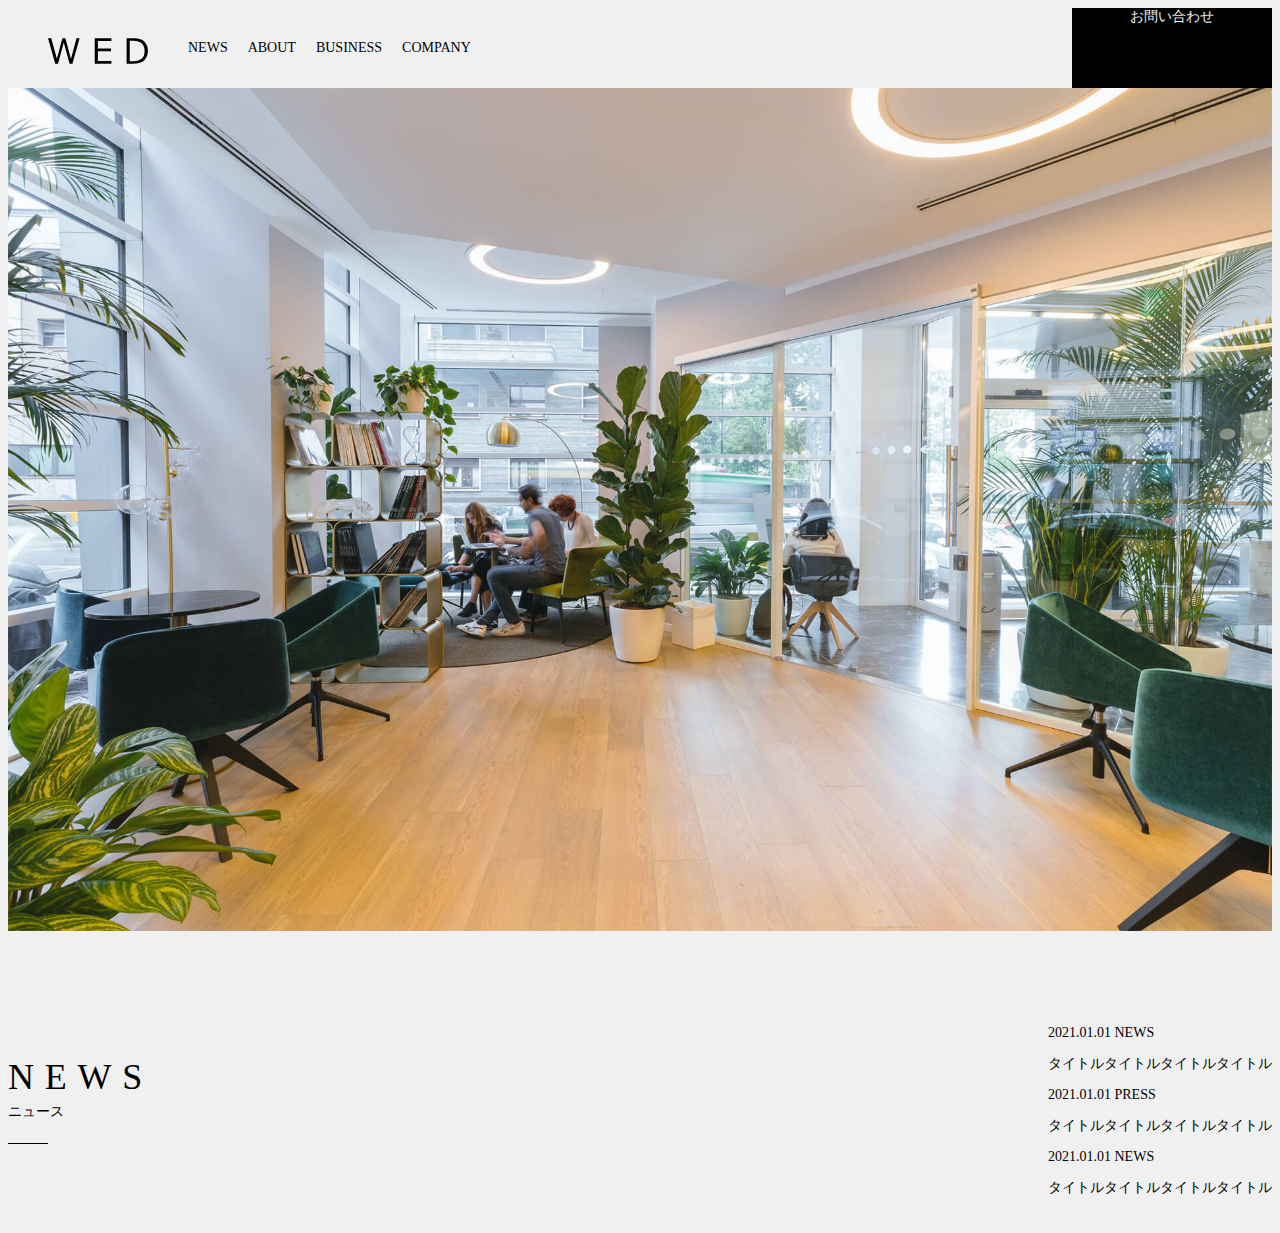
<file: corporate2/index.html>
<!DOCTYPE html>
<html lang="ja">
<head>
  <meta charset="UTF-8"> 
  <title>Web Entertainment Design</title>
  <meta name="discription" content="テキストテキストテキストテキストテキストテキストテキストテキスト">
  <meta name="viewport" content="width=device-width, initial-scale=1.0">
  <link rel="icon" href="./img/favicon.ico">
  <link rel="stylesheet" href="./css/style.css">

</head>
<body>
<header id="header">
  <div class="inner wrapper">
    <h1>
      <a href="index.html"></a><img class="logo" src="./img/logo.svg" alt="ロゴ画像"></a>
    </h1>
    <nav>
       <ul class="wrapper">
        <li class="navi-item"><a href="#news">NEWS</a></li>
        <li class="navi-item"><a href="#about">ABOUT</a></li>
        <li class="navi-item"><a href="#business">BUSINESS</a></li>
        <li class="navi-item"><a href="#company">COMPANY</a></li>
       </ul>
    </nav>
  </div>
  <a class="contact" href="#">お問い合わせ</a>

</header>
<main>
  <!-- メインビジュアル -->
  <div id="mainvisual">
    <img src="./img/mainvisual.jpg" alt="">   
  </div>
  <!-- ニュースセクション -->
  <section id="news" class="wrapper">
    <h2 class="section-title">
      <span class="en">NEWS</span>
      <span class="ja">ニュース</span>
    </h2>

    <ul class="list">
      <li>
        <div class="date-area">
          <time datetime="2021-01-01">2021.01.01</time>
          <span>NEWS</span>
        </div>
        <p>タイトルタイトルタイトルタイトル</p>
      </li>
      <li>
        <div class="date-area">
          <time datetime="2021-01-01">2021.01.01</time>
          <span>PRESS</span>
        </div>
        <p>タイトルタイトルタイトルタイトル</p>
      </li>
      <li>
        <div class="date-area">
          <time datetime="2021-01-01">2021.01.01</time>
          <span>NEWS</span>
        </div>
        <p>タイトルタイトルタイトルタイトル</p>
      </li>
    </ul>
  </section>
  <!-- aboutセクション -->
  <section id="about">

  </section>
  <!-- ビジネス（事業内容）セクション -->
  <section id="business">

  </section>
  <!-- 会社情報セクション -->
  <section id="company">

  </section>
</main>
<footer>

</footer>
  
</body>
</html>
</file>
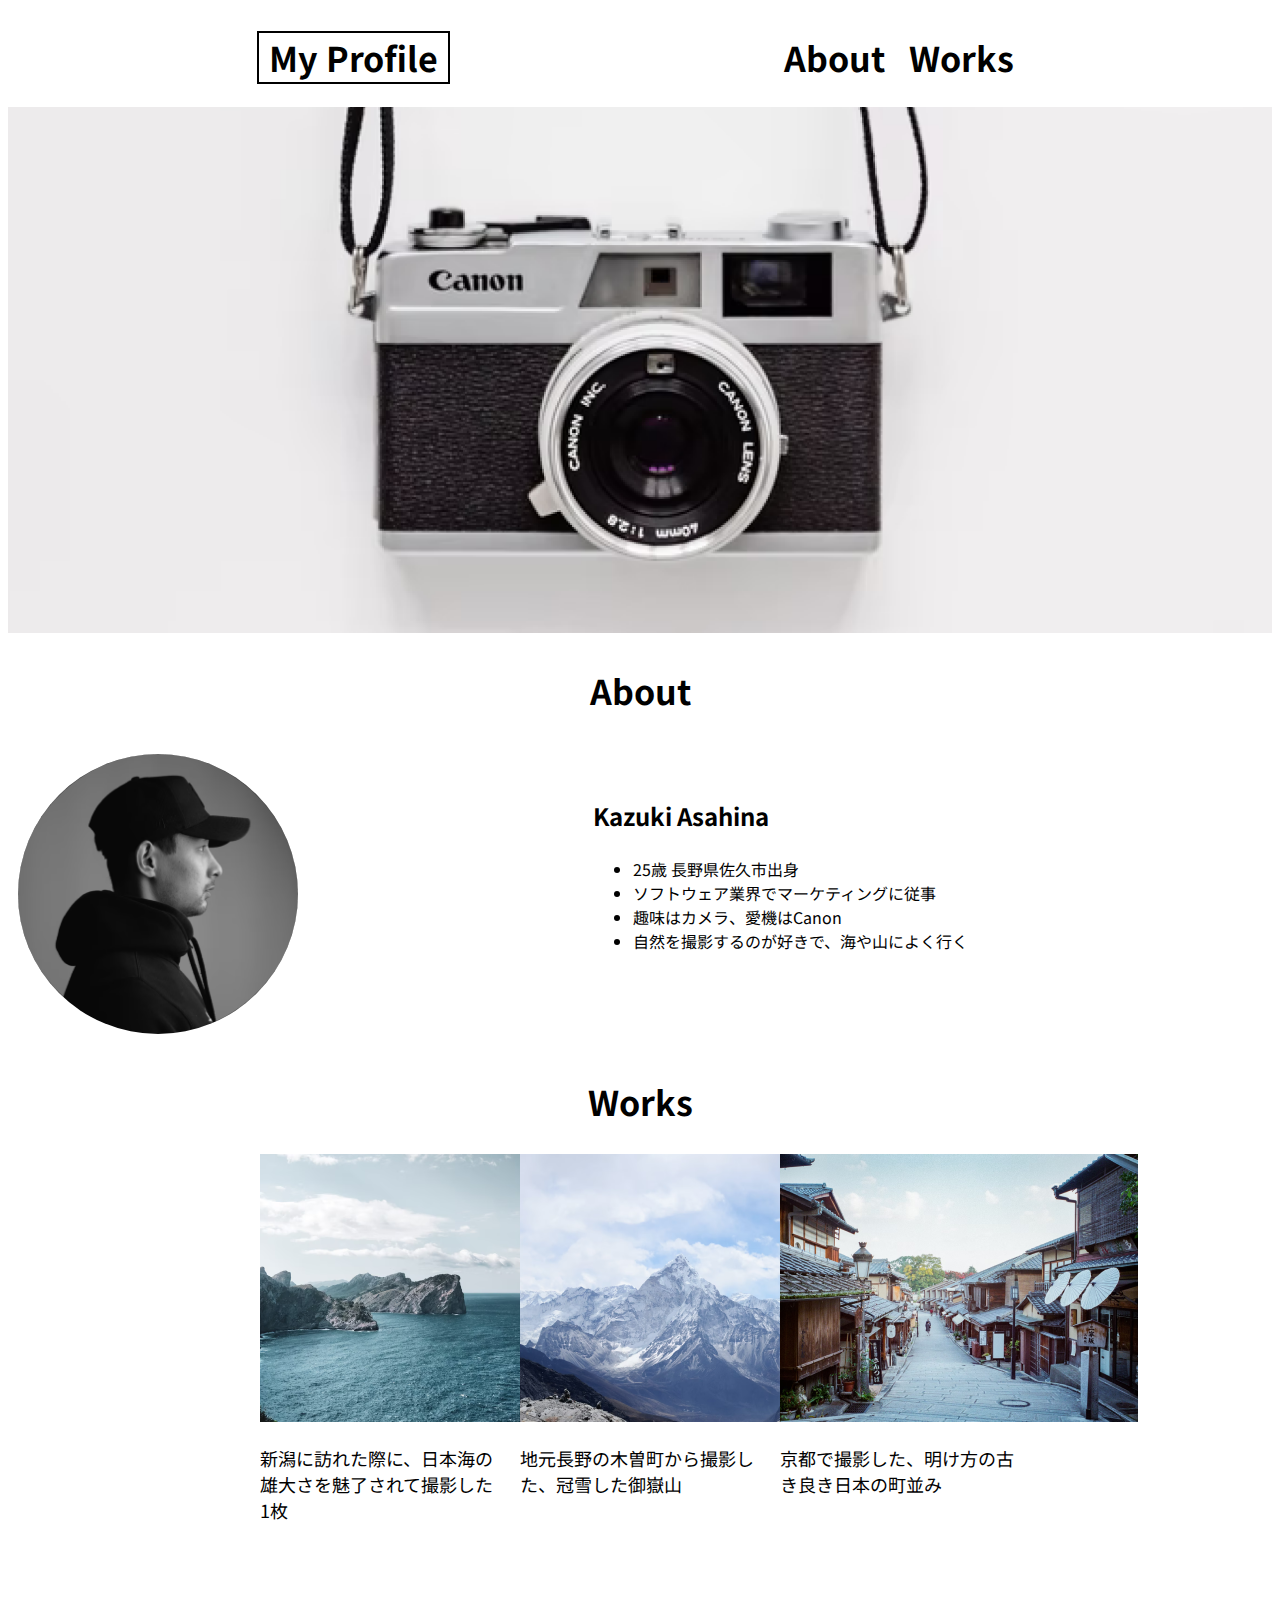
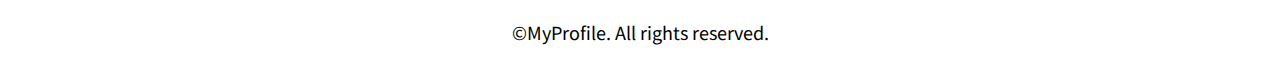
<file: kadai_001/index.html>
<!DOCTYPE html>
<html lang="ja">
<head>
  <meta charset="UTF-8">
  <meta name="viewport" content="width=device-width, initial-scale=1.0">
  <title>MyProfile</title>
  <link rel="stylesheet" href="./css/style.css">
  <link rel="preconnect" href="https://fonts.googleapis.com">
<link rel="preconnect" href="https://fonts.gstatic.com" crossorigin>
<link href="https://fonts.googleapis.com/css2?family=Noto+Sans+JP:wght@100..900&display=swap" rel="stylesheet">
</head>
<body>
  <header>
    <div>
       <h1><a href="#"  id=main-visual class="link">My Profile</a></h1>
    </div>
    <div id="nav">
      <a href="#" class="link nav">About</a>
      <a href="#" class="link nav">Works</a>
    </div>
   

  </header>
  <main>
    <article>
      <!-- メイン画像 -->
      <img src="./imges/main.png" alt="カメラの写真" id="main-phot">
    </article>
    <!-- about -->
    <section>
      <h2>About</h2>
     <div class="about-inner">
        <div>
          <img src="./imges/about.png" alt="男性の横顔" id="about-phot">
        </div>
        <div class="about">
          <h3>Kazuki Asahina</h3>
          <ul>
            <li>25歳 長野県佐久市出身</li>
            <li>ソフトウェア業界でマーケティングに従事</li>
            <li>趣味はカメラ、愛機はCanon</li>
            <li>自然を撮影するのが好きで、海や山によく行く</li>
          </ul>
        </div>
      </div>
    </section>
    <!-- works -->
    <section>
      <h2>Works</h2>
      <div class="works-inner">
        <div class="item">
          <img src="./imges/works1.png" alt="海">
          <p>新潟に訪れた際に、日本海の雄大さを魅了されて撮影した1枚</p>
        </div>
        <div class="item">
          <img src="./imges/works2.png" alt="雪山">
          <p>地元長野の木曽町から撮影した、冠雪した御嶽山</p>
        </div>
        <div class="item">
          <img src="./imges/works3.png" alt="京都の街並み">
          <p>京都で撮影した、明け方の古き良き日本の町並み</p>
        </div>
      </div>
    </section>

  </main>
  <footer>
    <p>&copy;MyProfile. All rights reserved.</p>

  </footer>
</body>
</html>
</file>
<file: corporate2/css/style.css>
html {
  font-size: 100%;
}

body{
  background-color: #f0f0f0;
  color: #000;
  font-size: 0.875rem;
}

/* リストマーカー非表示 */
li{
  list-style-type: none;
}
/* リンク下線無し */
a {
  color: #000;
  font-size:0.875rem;
  text-decoration: none;
}

img {
  max-width: 100%;
  vertical-align: bottom;
}
/* リンクの文字色そのまま */
a,a:hover,a:visited{
  color: inherit;
}

/* ヘッダー横並び */
#header{
  height: 80px;
  display: flex;
  justify-content: space-between;
  align-items: center;
}

.wrapper{
  display: flex;
  justify-content: space-between;
  align-items: center;
  padding: 0;
}

.navi-item{
  margin-right: 20px;
}

.logo{
  width: 100%;
  width: 100px;
  margin: 0 40px;
}
.section-title {
  font-weight: normal;
  line-height: 1;
  margin-bottom: 50px;
}

/* 擬似要素を使って下線を引く */
.section-title::after{
  content: "";
  width: 40px;
  height: 1px;
  background-color: #000;
  display: block;
}

/* 「display: inline-block;」を設定してブロック化することで、
改行されてmargin-bottomが使用できるようになる */

.section-title .en{
  display: block;
  font-size: 2.25rem;
  letter-spacing: 0.3em;
  margin-bottom: 10px;
}

.section-title .ja{
  display: block;
  font-size: 0.85rem;
  margin-bottom: 24px;

}

/* お問い合わせ */
.contact {
  background-color: #000;
  color: #f0f0f0 !important;
  width: 200px;
  height: 80px;
  display: inline-block;
  text-align: center;
}

/*＊＊＊＊＊＊＊＊＊＊＊＊＊＊ーーーーーーーーーーーメインビジュアルーーーーーーーーーー*＊＊＊＊＊＊＊＊＊＊＊＊＊＊*/
#mainvisual {
  margin-bottom: 80px;
  width: 100%;
}

#mainvisual img {
  width: 100%;
  height: calc(100vh-80px);
  /* 高さを固定したまま画像を拡大縮小 */
  object-fit: cover;
}

/*＊＊＊＊＊＊＊＊＊＊＊＊＊＊ーーーーーーーーーーーニュースセクションーーーーーーーーーー*＊＊＊＊＊＊＊＊＊＊＊＊＊＊*/
</file>
<file: kadai_001/css/style.css>
body {
  color: #000000;
  background-color: #ffffff;
  font-family: "Noto Sans JP", sans-serif;
}

h1 {
  border: solid 2px #000000;
  font-size: 34px;
}

h2 {
  font-size: 34px;
  text-align: center;
}

h3 {
  font-size: 24px;
}

p {
  font-size: 18px;
}

header {
  display: flex;
  align-items: center;
  justify-content: space-between;
  max-width: 767px;
  margin: 0 auto;
}

.link  {
  text-decoration: none;
  color: #000000;
  font-size: 34px;
  font-weight: bold;
  width: 50%;
  padding: 10px;
}

#main-visual {
  padding: 10px;
}

/* メイン画像 */
#main-phot {
 width: 100%;
 margin: 0 auto;
}

#about-phot {
  border-radius: 50%;
  width: 280px;
  height: 280px;
}

.about-inner {
  display: flex;
  justify-content: center;
  margin: 20px 0;
  padding: 10px 10px; 
}

.about {
  margin: 0 auto;
  padding: 20px;
}

#about-phot {
  margin: 0 auto;
}

.works-inner {
  display: flex;
  justify-content: center;
  max-width: 960px;
  margin:  0 auto;
}

.item {
  margin: 0 10px;
  padding-bottom: 60px;
  width: 25%;
}

footer {
  text-align: center;
}
</file>
